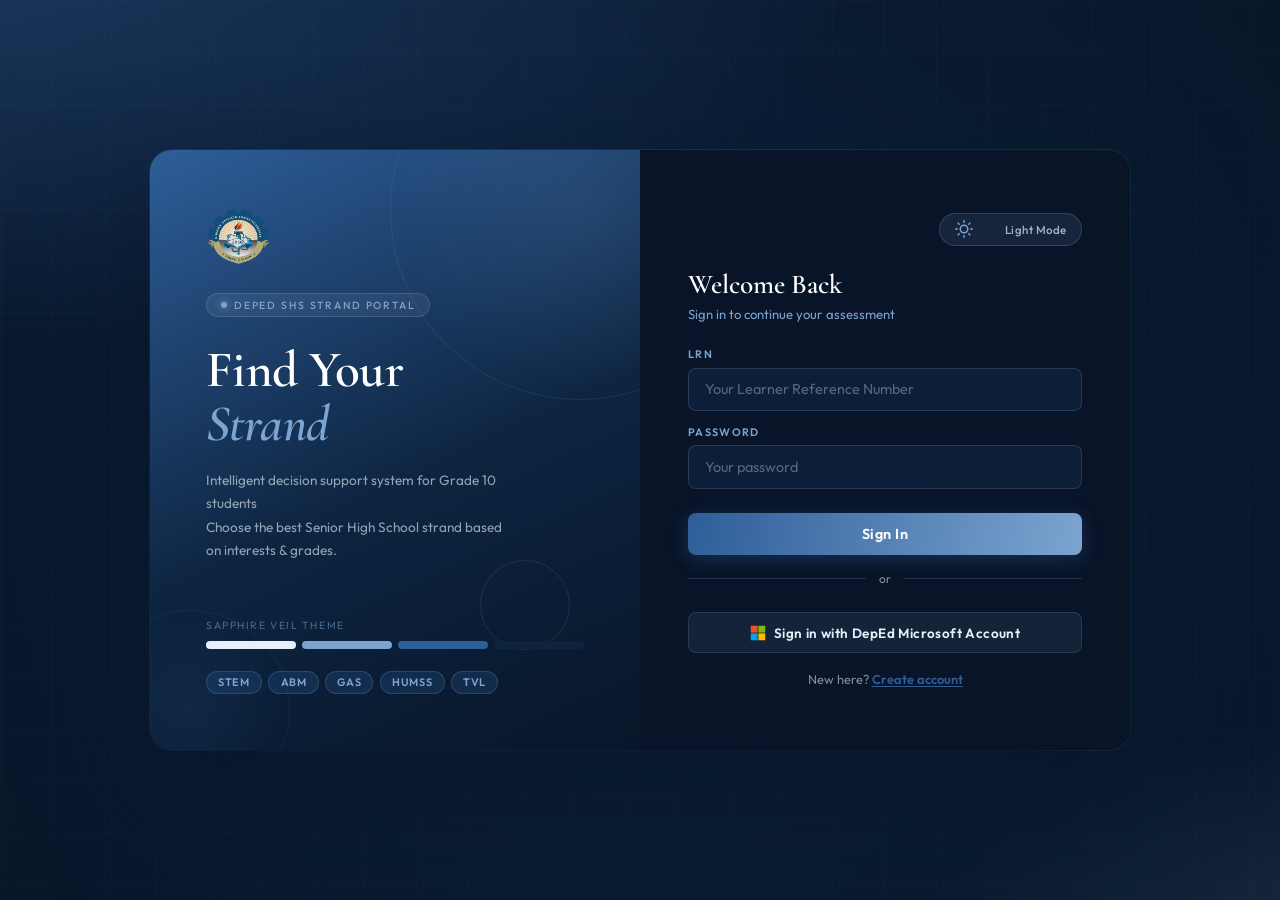
<file: index.html>
<!DOCTYPE html>
<html lang="en" data-theme="dark">
<head>
  <meta charset="UTF-8" />
  <meta name="viewport" content="width=device-width, initial-scale=1.0" />
  <title>Limay SHS Strand Portal – Sign In</title>
  <link rel="preconnect" href="https://fonts.googleapis.com" />
  <link href="https://fonts.googleapis.com/css2?family=Cormorant+Garamond:ital,wght@0,400;0,600;0,700;1,400;1,600&family=Outfit:wght@300;400;500;600&display=swap" rel="stylesheet" />
  <link rel="stylesheet" href="styles-auth.css" />
  <link rel="icon" href="../img/Limay_Senior_High_School.png" type="image/png">

  <script type="application/ld+json">
  {
    "@context": "https://schema.org",
    "@type": "Education",
    "name": "Limay Senior High School",
    "url": "https://yourwebsite.com",
    "logo": "https://shs-strand-port.vercel.app/../img/Limay_Senior_High_School.png"
  }
  </script>
</head>
<body>

  <!-- Decorative background grid overlay -->
  <div class="bg-grid"></div>

  <div id="authPage">
    <div class="auth-shell">

      <!-- Left hero panel — school branding and strand overview -->
      <div class="auth-hero">
        <div class="hero-deco hero-deco--1"></div>
        <div class="hero-deco hero-deco--2"></div>
        <div class="hero-deco hero-deco--3"></div>

        <div class="hero-top">
          <!-- School logo — shows fallback placeholder if image fails to load -->
          <div class="school-logo-wrap">
            <img src="../img/Limay_Senior_High_School.png" alt="Limay SHS Logo" class="school-logo" id="authLogo"
                 onerror="this.parentElement.classList.add('logo-fallback')">
            <div class="logo-placeholder" aria-hidden="true">
              <svg width="32" height="32" viewBox="0 0 24 24" fill="none" stroke="currentColor" stroke-width="1.5">
                <path d="M22 10v6M2 10l10-5 10 5-10 5z"/>
                <path d="M6 12v5c3 3 9 3 12 0v-5"/>
              </svg>
              <span>Limay SHS</span>
            </div>
          </div>

          <span class="brand-pill">
            <span class="brand-pill__dot"></span>
            DepEd SHS Strand Portal
          </span>
          <h1 class="hero-title">Find Your<br><em>Strand</em></h1>
          <p class="hero-desc">
            Intelligent decision support system for Grade 10 students<br>
            Choose the best Senior High School strand based on interests & grades.
          </p>
        </div>

        <!-- Color palette swatches and available strand tags -->
        <div class="hero-bottom">
          <p class="palette-label">Sapphire Veil Theme</p>
          <div class="palette-swatches">
            <span class="swatch" style="background:#E7F0FA"></span>
            <span class="swatch" style="background:#7BA4D0"></span>
            <span class="swatch" style="background:#2E5E99"></span>
            <span class="swatch" style="background:#0D2440"></span>
          </div>
          <div class="strand-pills">
            <span class="s-pill">STEM</span>
            <span class="s-pill">ABM</span>
            <span class="s-pill">GAS</span>
            <span class="s-pill">HUMSS</span>
            <span class="s-pill">TVL</span>
          </div>
        </div>
      </div>

      <!-- Right panel — auth forms and theme toggle -->
      <div class="auth-panel">

        <!-- Theme toggle — switches dark/light mode and saves preference -->
        <div class="auth-theme-toggle">
          <button class="theme-btn" id="authThemeBtn" onclick="toggleTheme()" aria-label="Toggle theme" title="Toggle light/dark mode">
            <svg class="theme-icon theme-icon--sun" width="18" height="18" viewBox="0 0 24 24" fill="none" stroke="currentColor" stroke-width="2" stroke-linecap="round" stroke-linejoin="round">
              <circle cx="12" cy="12" r="5"/>
              <line x1="12" y1="1"  x2="12" y2="3"/>
              <line x1="12" y1="21" x2="12" y2="23"/>
              <line x1="4.22" y1="4.22"  x2="5.64" y2="5.64"/>
              <line x1="18.36" y1="18.36" x2="19.78" y2="19.78"/>
              <line x1="1" y1="12" x2="3" y2="12"/>
              <line x1="21" y1="12" x2="23" y2="12"/>
              <line x1="4.22" y1="19.78" x2="5.64" y2="18.36"/>
              <line x1="18.36" y1="5.64"  x2="19.78" y2="4.22"/>
            </svg>
            <svg class="theme-icon theme-icon--moon" width="18" height="18" viewBox="0 0 24 24" fill="none" stroke="currentColor" stroke-width="2" stroke-linecap="round" stroke-linejoin="round">
              <path d="M21 12.79A9 9 0 1111.21 3 7 7 0 0021 12.79z"/>
            </svg>
            <span class="theme-btn__label" id="authThemeLabel">Light Mode</span>
          </button>
        </div>

        <!-- Register form — visible by default on page load -->
        <div id="registerForm" class="auth-form">
          <div class="auth-form__header">
            <h2 class="auth-form__title">Create Account</h2>
            <p class="auth-form__sub">Register with your student credentials</p>
          </div>

          <div class="field-row">
            <div class="field">
              <label class="field__label">LRN</label>
              <input class="field__input" type="text" id="regLRN" placeholder="Learner Reference Number" />
            </div>
          </div>
          <div class="field-row field-row--2col">
            <div class="field">
              <label class="field__label">Surname</label>
              <input class="field__input" type="text" id="regSurname" placeholder="De la Cruz" />
            </div>
            <div class="field">
              <label class="field__label">First Name</label>
              <input class="field__input" type="text" id="regFirstname" placeholder="Juan" />
            </div>
          </div>
          <div class="field-row">
            <div class="field">
              <label class="field__label">Password</label>
              <input class="field__input" type="password" id="regPassword" placeholder="Create a password" />
            </div>
          </div>
          <div class="field-row">
            <div class="field">
              <label class="field__label">Confirm Password</label>
              <input class="field__input" type="password" id="regConfirmPassword" placeholder="Repeat password" />
            </div>
          </div>

          <button class="btn btn--primary" onclick="register()">Create Account</button>
          <p class="auth-switch">Already have an account? <a onclick="showLogin()">Sign in</a></p>
        </div>

        <!-- Login form — hidden by default, toggled via showLogin() -->
        <div id="loginForm" class="auth-form" style="display:none;">
          <div class="auth-form__header">
            <h2 class="auth-form__title">Welcome Back</h2>
            <p class="auth-form__sub">Sign in to continue your assessment</p>
          </div>

          <div class="field-row">
            <div class="field">
              <label class="field__label">LRN</label>
              <input class="field__input" type="text" id="loginLRN" placeholder="Your Learner Reference Number" />
            </div>
          </div>
          <div class="field-row">
            <div class="field">
              <label class="field__label">Password</label>
              <input class="field__input" type="password" id="loginPassword" placeholder="Your password" />
            </div>
          </div>

          <button class="btn btn--primary" onclick="login()">Sign In</button>

          <div class="divider"><span>or</span></div>

          <!-- Microsoft SSO button — disabled, reserved for future DepEd integration -->
          <button class="btn btn--ms" disabled title="Coming soon">
            <svg width="16" height="16" viewBox="0 0 21 21"><rect x="1" y="1" width="9" height="9" fill="#f25022"/><rect x="11" y="1" width="9" height="9" fill="#7fba00"/><rect x="1" y="11" width="9" height="9" fill="#00a4ef"/><rect x="11" y="11" width="9" height="9" fill="#ffb900"/></svg>
            Sign in with DepEd Microsoft Account
          </button>

          <p class="auth-switch">New here? <a href="#" onclick="showRegister(); return false;">Create account</a></p>
        </div>

      </div>
    </div>
  </div>

  <!-- Toast notification — JS shows/hides this for feedback messages -->
  <div class="toast" id="toast"></div>

  <script src="script-auth.js"></script>
</body>
</html>
</file>
<file: styles-auth.css>
/* ══════════════════════════════════════════════════════
   GLOBAL — Disable text selection & copying
══════════════════════════════════════════════════════ */
* {
  -webkit-user-select: none;
  -moz-user-select: none;
  -ms-user-select: none;
  user-select: none;
}
input, textarea {
  -webkit-user-select: text;
  -moz-user-select: text;
  -ms-user-select: text;
  user-select: text;
}

/* ══════════════════════════════════════════════════════
   THEME TOKENS  —  Dark Mode (default)
══════════════════════════════════════════════════════ */
:root,
[data-theme="dark"] {
  /* Palette */
  --c-mist:     #E7F0FA;
  --c-sky:      #7BA4D0;
  --c-sapphire: #2E5E99;
  --c-deep:     #0D2440;
  --c-ink:      #081629;
  --c-white:    #ffffff;

  /* Surfaces */
  --bg-body:        var(--c-ink);
  --bg-auth-panel:  rgba(10, 20, 40, 0.92);
  --bg-auth-hero:   linear-gradient(155deg, #2E5E99 0%, #0D2440 55%, #081629 100%);
  --bg-input:       rgba(46, 94, 153, 0.14);
  --bg-nav-hover:   rgba(123, 164, 208, 0.10);
  --bg-nav-active:  rgba(123, 164, 208, 0.18);
  --bg-toast:       rgba(46, 94, 153, 0.92);

  /* Borders */
  --border-input:   rgba(123, 164, 208, 0.22);
  --border-shell:   rgba(123, 164, 208, 0.14);
  --border-nav:     rgba(123, 164, 208, 0.18);

  /* Text */
  --text-primary:   var(--c-white);
  --text-body:      var(--c-mist);
  --text-muted:     rgba(231, 240, 250, 0.55);
  --text-faint:     rgba(231, 240, 250, 0.35);
  --text-label:     var(--c-sky);

  /* Body bg layers */
  --body-bg-layer1: radial-gradient(ellipse 130% 80% at -5% -5%,  rgba(46,94,153,0.48) 0%, transparent 55%);
  --body-bg-layer2: radial-gradient(ellipse 80%  60% at 110% 110%, rgba(123,164,208,0.18) 0%, transparent 50%);
  --body-bg-layer3: radial-gradient(ellipse 60%  90% at 50%  50%,  rgba(13,36,64,0.85) 0%, transparent 100%);
  --grid-line:      rgba(123, 164, 208, 0.028);

  /* Theme toggle */
  --theme-icon-active: var(--c-sky);
  --theme-btn-bg:      rgba(123, 164, 208, 0.12);
  --theme-btn-border:  rgba(123, 164, 208, 0.25);
  --theme-btn-text:    rgba(231, 240, 250, 0.7);

  /* Logo slot */
  --logo-placeholder-bg:    rgba(46, 94, 153, 0.25);
  --logo-placeholder-color: rgba(123, 164, 208, 0.6);
  --logo-placeholder-border:rgba(123, 164, 208, 0.2);

  /* Scrollbar */
  --scrollbar-thumb: rgba(123, 164, 208, 0.28);

  /* Shadow */
  --shadow-shell: 0 50px 120px rgba(8,22,41,0.75), 0 0 0 1px rgba(123,164,208,0.14);
}

/* ══════════════════════════════════════════════════════
   THEME TOKENS  —  Light Mode
══════════════════════════════════════════════════════ */
[data-theme="light"] {
  --bg-body:        #EEF4FB;
  --bg-auth-panel:  rgba(255, 255, 255, 0.96);
  --bg-auth-hero:   linear-gradient(155deg, #2E5E99 0%, #1a3f6e 55%, #0D2440 100%);
  --bg-input:       rgba(255, 255, 255, 0.9);
  --bg-nav-hover:   rgba(46, 94, 153, 0.07);
  --bg-nav-active:  rgba(46, 94, 153, 0.12);
  --bg-toast:       rgba(46, 94, 153, 0.95);

  /* Borders */
  --border-input:   rgba(46, 94, 153, 0.30);
  --border-shell:   rgba(46, 94, 153, 0.18);
  --border-nav:     rgba(46, 94, 153, 0.16);

  /* Text */
  --text-primary:  #0D2440;
  --text-body:     #1a3a5c;
  --text-muted:    rgba(13, 36, 64, 0.60);
  --text-faint:    rgba(13, 36, 64, 0.38);
  --text-label:    #2E5E99;

  /* Body bg layers */
  --body-bg-layer1: radial-gradient(ellipse 130% 80% at -5% -5%,  rgba(123,164,208,0.22) 0%, transparent 55%);
  --body-bg-layer2: radial-gradient(ellipse 80%  60% at 110% 110%, rgba(46,94,153,0.10) 0%, transparent 50%);
  --body-bg-layer3: radial-gradient(ellipse 60%  90% at 50%  50%,  rgba(231,240,250,0.90) 0%, transparent 100%);
  --grid-line:      rgba(46, 94, 153, 0.04);

  /* Theme toggle */
  --theme-icon-active: #2E5E99;
  --theme-btn-bg:      rgba(46, 94, 153, 0.10);
  --theme-btn-border:  rgba(46, 94, 153, 0.22);
  --theme-btn-text:    #2E5E99;

  /* Logo slot */
  --logo-placeholder-bg:    rgba(46, 94, 153, 0.10);
  --logo-placeholder-color: rgba(46, 94, 153, 0.50);
  --logo-placeholder-border:rgba(46, 94, 153, 0.18);

  /* Scrollbar */
  --scrollbar-thumb: rgba(46, 94, 153, 0.25);

  /* Shadow */
  --shadow-shell: 0 30px 80px rgba(46,94,153,0.15), 0 0 0 1px rgba(46,94,153,0.14);
}

/* ══════════════════════════════════════════════════════
   RESET
══════════════════════════════════════════════════════ */
*, *::before, *::after { box-sizing: border-box; margin: 0; padding: 0; }
html { scroll-behavior: smooth; }

body {
  font-family: var(--font-body);
  background: var(--bg-body);
  color: var(--text-body);
  min-height: 100vh;
  overflow-x: hidden;
  -webkit-font-smoothing: antialiased;
  transition: background 0.4s ease, color 0.4s ease;
}

/* ── TYPOGRAPHY VARS ── */
:root {
  --font-display: 'Cormorant Garamond', Georgia, serif;
  --font-body:    'Outfit', system-ui, sans-serif;
  --r-sm:  8px;
  --r-md:  14px;
  --r-lg:  22px;
  --ease:  cubic-bezier(0.4, 0, 0.2, 1);
  --t:     0.22s;
}

/* ── ATMOSPHERIC BACKGROUND ── */
body::before {
  content: '';
  position: fixed; inset: 0; z-index: 0;
  background:
    var(--body-bg-layer1),
    var(--body-bg-layer2),
    var(--body-bg-layer3),
    var(--bg-body);
  pointer-events: none;
  transition: background 0.4s ease;
}

/* ── GRID TEXTURE ── */
.bg-grid {
  position: fixed; inset: 0; z-index: 0;
  background-image:
    linear-gradient(var(--grid-line) 1px, transparent 1px),
    linear-gradient(90deg, var(--grid-line) 1px, transparent 1px);
  background-size: 52px 52px;
  pointer-events: none;
  transition: opacity 0.4s;
}

/* ══════════════════════════════════════════════════════
   THEME TRANSITION
══════════════════════════════════════════════════════ */
.auth-panel, .field__input, .toast {
  transition:
    background 0.35s ease,
    border-color 0.35s ease,
    color 0.35s ease,
    box-shadow 0.35s ease;
}

/* ══════════════════════════════════════════════════════
   THEME TOGGLE BUTTON
══════════════════════════════════════════════════════ */
.theme-btn {
  display: inline-flex;
  align-items: center;
  gap: 0.45rem;
  padding: 0.38rem 0.90rem;
  background: var(--theme-btn-bg);
  border: 1px solid var(--theme-btn-border);
  border-radius: 100px;
  cursor: pointer;
  color: var(--theme-btn-text);
  font-family: var(--font-body);
  font-size: 0.72rem;
  font-weight: 500;
  letter-spacing: 0.04em;
  transition:
    background var(--t) var(--ease),
    border-color var(--t) var(--ease),
    transform var(--t) var(--ease);
  width: auto;
  position: relative;
  overflow: hidden;
}

.theme-btn:hover {
  transform: translateY(-1px);
  background: var(--theme-btn-border);
}

.theme-icon {
  position: relative;
  transition: opacity 0.3s ease, transform 0.4s cubic-bezier(0.4, 0, 0.2, 1);
  color: var(--theme-icon-active);
}

/* DARK MODE: show sun, hide moon */
[data-theme="dark"]  .theme-icon--sun  { opacity: 1; transform: rotate(0deg)   scale(1); }
[data-theme="dark"]  .theme-icon--moon { opacity: 0; transform: rotate(90deg)  scale(0.5); }

/* LIGHT MODE: show moon, hide sun */
[data-theme="light"] .theme-icon--sun  { opacity: 0; transform: rotate(-90deg) scale(0.5); }
[data-theme="light"] .theme-icon--moon { opacity: 1; transform: rotate(0deg)   scale(1); }

.theme-btn__label {
  font-size: 0.72rem;
  font-weight: 500;
  transition: color var(--t);
}

/* ── AUTH PAGE THEME BTN ── */
.auth-theme-toggle {
  display: flex;
  justify-content: flex-end;
  margin-bottom: 1.4rem;
}

[data-theme="light"] .auth-theme-toggle .theme-btn {
  background: rgba(46, 94, 153, 0.08);
  border-color: rgba(46, 94, 153, 0.22);
  color: #2E5E99;
}

/* ══════════════════════════════════════════════════════
   SCHOOL LOGO (Auth Hero only)
══════════════════════════════════════════════════════ */
.school-logo-wrap {
  margin-bottom: 1.4rem;
  position: relative;
  z-index: 1;
  width: 64px;
  height: 64px;
}

.school-logo {
  width: 64px;
  height: 64px;
  object-fit: contain;
  border-radius: 12px;
  display: block;
}

.logo-fallback .school-logo       { display: none; }
.logo-fallback .logo-placeholder  { display: flex; }

.logo-placeholder {
  display: none;
  width: 64px; height: 64px;
  border-radius: 12px;
  background: var(--logo-placeholder-bg);
  border: 1.5px dashed var(--logo-placeholder-border);
  align-items: center;
  justify-content: center;
  flex-direction: column;
  gap: 4px;
  color: var(--logo-placeholder-color);
}

.school-logo-wrap:not(.logo-fallback) .logo-placeholder { display: none; }
.school-logo-wrap:not(.logo-fallback) .school-logo       { display: block; }
.school-logo[src=""]                  { display: none; }
.school-logo[src=""] ~ .logo-placeholder { display: flex; }

.logo-placeholder svg  { flex-shrink: 0; }
.logo-placeholder span { font-size: 0.55rem; letter-spacing: 0.08em; text-transform: uppercase; font-weight: 600; }

/* ══════════════════════════════════════════════════════
   AUTH PAGE
══════════════════════════════════════════════════════ */
#authPage {
  position: fixed; inset: 0; z-index: 100;
  display: flex; align-items: center; justify-content: center;
  padding: 1.5rem;
}

.auth-shell {
  position: relative; z-index: 1;
  width: 100%; max-width: 980px;
  display: grid;
  grid-template-columns: 1fr 1fr;
  min-height: 600px;
  border-radius: var(--r-lg);
  overflow: hidden;
  box-shadow: var(--shadow-shell);
  animation: authReveal 0.75s cubic-bezier(0.16, 1, 0.3, 1) both;
}

@keyframes authReveal {
  from { opacity: 0; transform: translateY(36px) scale(0.97); }
  to   { opacity: 1; transform: translateY(0) scale(1); }
}

/* ── AUTH HERO (LEFT) ── */
.auth-hero {
  background: var(--bg-auth-hero);
  padding: 3.5rem;
  display: flex; flex-direction: column; justify-content: space-between;
  position: relative; overflow: hidden;
}

.hero-deco { position: absolute; border-radius: 50%; }
.hero-deco--1 {
  width: 380px; height: 380px; top: -130px; right: -130px;
  background: radial-gradient(circle, rgba(123,164,208,0.10) 0%, transparent 70%);
  border: 1px solid rgba(123,164,208,0.13);
}
.hero-deco--2 {
  width: 200px; height: 200px; bottom: -60px; left: -60px;
  background: radial-gradient(circle, rgba(46,94,153,0.14) 0%, transparent 70%);
  border: 1px solid rgba(46,94,153,0.18);
}
.hero-deco--3 {
  width: 90px; height: 90px; bottom: 100px; right: 70px;
  border: 1px solid rgba(231,240,250,0.09);
  animation: spinSlow 30s linear infinite;
}
@keyframes spinSlow { to { transform: rotate(360deg); } }

.hero-top { position: relative; z-index: 1; }

.brand-pill {
  display: inline-flex; align-items: center; gap: 0.45rem;
  background: rgba(231,240,250,0.07); border: 1px solid rgba(231,240,250,0.13);
  border-radius: 100px; padding: 0.28rem 0.85rem;
  font-size: 0.65rem; letter-spacing: 0.18em; text-transform: uppercase;
  color: var(--c-sky); font-weight: 500; margin-bottom: 1.6rem;
}

.brand-pill__dot {
  width: 6px; height: 6px; border-radius: 50%;
  background: var(--c-sky); box-shadow: 0 0 8px var(--c-sky);
  animation: pulse 2.5s ease-in-out infinite;
}

@keyframes pulse {
  0%, 100% { opacity: 1; }
  50%       { opacity: 0.4; }
}

.hero-title {
  font-family: var(--font-display);
  font-size: clamp(2.4rem, 4vw, 3.2rem);
  font-weight: 600; color: #ffffff;
  line-height: 1.06; letter-spacing: -0.01em; margin-bottom: 1.1rem;
}
.hero-title em { font-style: italic; color: var(--c-sky); }

.hero-desc {
  font-size: 0.85rem; color: rgba(231,240,250,0.62);
  line-height: 1.72; max-width: 300px;
}

.hero-bottom { position: relative; z-index: 1; }

.palette-label {
  font-size: 0.65rem; letter-spacing: 0.15em; text-transform: uppercase;
  color: rgba(123,164,208,0.55); margin-bottom: 0.55rem;
}
.palette-swatches { display: flex; gap: 6px; margin-bottom: 1.4rem; }
.swatch {
  height: 8px; flex: 1; border-radius: 4px; cursor: default;
  transition: transform var(--t) var(--ease);
}
.swatch:hover { transform: scaleY(2.8); }
.strand-pills { display: flex; gap: 0.4rem; flex-wrap: wrap; }
.s-pill {
  padding: 0.22rem 0.7rem;
  background: rgba(46,94,153,0.25); border: 1px solid rgba(123,164,208,0.22);
  border-radius: 100px; font-size: 0.68rem; font-weight: 600;
  letter-spacing: 0.06em; color: var(--c-sky);
}

/* ── AUTH PANEL (RIGHT) ── */
.auth-panel {
  background: var(--bg-auth-panel);
  backdrop-filter: blur(24px);
  padding: 2.8rem 3rem;
  display: flex; flex-direction: column; justify-content: center;
}

.auth-form { width: 100%; }
.auth-form__header { margin-bottom: 1.6rem; }

.auth-form__title {
  font-family: var(--font-display); font-size: 1.7rem;
  font-weight: 600; color: var(--text-primary); margin-bottom: 0.3rem;
}
.auth-form__sub { font-size: 0.82rem; color: var(--text-label); }

/* ── FIELDS ── */
.field-row { margin-bottom: 0.9rem; }
.field-row--2col {
  display: grid; grid-template-columns: 1fr 1fr;
  gap: 0.75rem; margin-bottom: 0;
}
.field-row--2col + .field-row { margin-top: 0.9rem; }
.field { display: flex; flex-direction: column; }

.field__label {
  font-size: 0.68rem; letter-spacing: 0.12em; text-transform: uppercase;
  color: var(--text-label); font-weight: 600; margin-bottom: 0.4rem;
}
.field__input {
  padding: 0.72rem 1rem;
  background: var(--bg-input);
  border: 1px solid var(--border-input);
  border-radius: var(--r-sm);
  color: var(--text-primary);
  font-family: var(--font-body); font-size: 0.9rem;
  outline: none; width: 100%;
  transition: border-color var(--t), background var(--t);
}
.field__input::placeholder { color: var(--text-faint); }
.field__input:focus {
  border-color: var(--c-sky);
  background: rgba(123,164,208,0.10);
}
[data-theme="light"] .field__input:focus { background: rgba(46,94,153,0.06); }

/* ── BUTTONS ── */
.btn {
  display: inline-flex; align-items: center; justify-content: center;
  padding: 0.78rem 1.6rem; border: none; border-radius: var(--r-sm);
  font-family: var(--font-body); font-size: 0.9rem; font-weight: 600;
  cursor: pointer; letter-spacing: 0.03em;
  transition: opacity var(--t), transform var(--t) var(--ease);
}
.btn--primary {
  background: linear-gradient(100deg, var(--c-sapphire), var(--c-sky));
  color: #fff;
  box-shadow: 0 4px 18px rgba(46,94,153,0.38);
  width: 100%; margin-top: 0.6rem;
}
.btn--primary:hover  { opacity: 0.88; transform: translateY(-1px); }
.btn--primary:active { transform: translateY(0); opacity: 1; }
.btn--ms {
  width: 100%; margin-top: 0.6rem; padding: 0.72rem 1rem;
  background: var(--bg-nav-hover);
  border: 1px solid var(--border-nav);
  color: var(--text-body); gap: 0.5rem; font-size: 0.84rem;
}
.btn--ms:hover { background: var(--bg-nav-active); }

/* ── DIVIDER ── */
.divider {
  display: flex; align-items: center; gap: 0.8rem;
  margin: 1rem 0; font-size: 0.75rem; color: var(--text-muted);
}
.divider::before, .divider::after {
  content: ''; flex: 1; height: 1px; background: var(--border-input);
}

/* ── AUTH SWITCH ── */
.auth-switch {
  font-size: 0.8rem; color: var(--text-muted); margin-top: 1.1rem; text-align: center;
}
.auth-switch a {
  color: var(--c-sapphire); cursor: pointer; font-weight: 600;
  text-decoration: underline; text-underline-offset: 2px;
}
[data-theme="light"] .auth-switch a { color: var(--c-sapphire); }

/* ══════════════════════════════════════════════════════
   TOAST
══════════════════════════════════════════════════════ */
.toast {
  position: fixed; bottom: 2rem; right: 2rem; z-index: 999;
  background: var(--bg-toast); backdrop-filter: blur(14px);
  border: 1px solid rgba(123,164,208,0.30);
  color: #fff; padding: 0.8rem 1.3rem; border-radius: 12px;
  font-size: 0.84rem; font-family: var(--font-body);
  box-shadow: 0 8px 28px rgba(8,22,41,0.4);
  transform: translateY(20px); opacity: 0;
  transition: all 0.3s var(--ease); pointer-events: none; max-width: 320px;
}
.toast.show { transform: translateY(0); opacity: 1; }

/* ══════════════════════════════════════════════════════
   SCROLLBAR
══════════════════════════════════════════════════════ */
::-webkit-scrollbar { width: 5px; }
::-webkit-scrollbar-track { background: transparent; }
::-webkit-scrollbar-thumb { background: var(--scrollbar-thumb); border-radius: 3px; }

/* ══════════════════════════════════════════════════════
   RESPONSIVE
══════════════════════════════════════════════════════ */
@media (max-width: 900px) {
  .auth-hero { display: none; }
  .auth-shell { grid-template-columns: 1fr; max-width: 440px; }
}
@media (max-width: 480px) {
  .auth-panel { padding: 2rem 1.5rem; }
  .field-row--2col { grid-template-columns: 1fr; }
}
</file>
<file: styles-app.css>
/* ══════════════════════════════════════════════════════
   GLOBAL — Disable text selection & copying
══════════════════════════════════════════════════════ */
* {
  -webkit-user-select: none;
  -moz-user-select: none;
  -ms-user-select: none;
  user-select: none;
}
input, textarea {
  -webkit-user-select: text;
  -moz-user-select: text;
  -ms-user-select: text;
  user-select: text;
}

/* ══════════════════════════════════════════════════════
   THEME TOKENS  —  Dark Mode (default)
══════════════════════════════════════════════════════ */
:root,
[data-theme="dark"] {
  /* Palette */
  --c-mist:     #E7F0FA;
  --c-sky:      #7BA4D0;
  --c-sapphire: #2E5E99;
  --c-deep:     #0D2440;
  --c-ink:      #081629;
  --c-white:    #ffffff;

  /* Surfaces */
  --bg-body:       var(--c-ink);
  --bg-sidebar:    linear-gradient(180deg, rgba(46,94,153,0.22) 0%, rgba(13,36,64,0.58) 100%);
  --bg-topbar:     rgba(13, 36, 64, 0.48);
  --bg-card:       rgba(46, 94, 153, 0.13);
  --bg-input:      rgba(46, 94, 153, 0.14);
  --bg-nav-active: rgba(123, 164, 208, 0.18);
  --bg-nav-hover:  rgba(123, 164, 208, 0.10);
  --bg-welcome:    linear-gradient(125deg, rgba(46,94,153,0.38) 0%, rgba(13,36,64,0.30) 100%);
  --bg-stat:       rgba(46, 94, 153, 0.13);
  --bg-quiz-card:  rgba(46, 94, 153, 0.13);
  --bg-option:     rgba(13, 36, 64, 0.55);
  --bg-toast:      rgba(46, 94, 153, 0.92);
  --bg-user-chip:  rgba(13, 36, 64, 0.55);

  /* Borders */
  --border-card:    rgba(123, 164, 208, 0.17);
  --border-input:   rgba(123, 164, 208, 0.22);
  --border-sidebar: rgba(123, 164, 208, 0.14);
  --border-topbar:  rgba(123, 164, 208, 0.11);
  --border-nav:     rgba(123, 164, 208, 0.18);

  /* Text */
  --text-primary: var(--c-white);
  --text-body:    var(--c-mist);
  --text-muted:   rgba(231, 240, 250, 0.55);
  --text-faint:   rgba(231, 240, 250, 0.35);
  --text-label:   var(--c-sky);
  --text-hint:    rgba(123, 164, 208, 0.65);

  /* Body bg layers */
  --body-bg-layer1: radial-gradient(ellipse 130% 80% at -5% -5%,  rgba(46,94,153,0.48) 0%, transparent 55%);
  --body-bg-layer2: radial-gradient(ellipse 80%  60% at 110% 110%, rgba(123,164,208,0.18) 0%, transparent 50%);
  --body-bg-layer3: radial-gradient(ellipse 60%  90% at 50%  50%,  rgba(13,36,64,0.85) 0%, transparent 100%);
  --grid-line:      rgba(123, 164, 208, 0.028);

  /* Theme toggle */
  --theme-icon-active: var(--c-sky);
  --theme-btn-bg:      rgba(123, 164, 208, 0.12);
  --theme-btn-border:  rgba(123, 164, 208, 0.25);
  --theme-btn-text:    rgba(231, 240, 250, 0.7);

  /* Podium cards */
  --podium-1-bg: linear-gradient(140deg, rgba(46,94,153,0.48), rgba(13,36,64,0.55));
  --podium-1-b:  rgba(123, 164, 208, 0.38);
  --podium-2-bg: rgba(46, 94, 153, 0.18);
  --podium-2-b:  rgba(123, 164, 208, 0.20);
  --podium-3-bg: rgba(13, 36, 64, 0.42);
  --podium-3-b:  rgba(123, 164, 208, 0.10);

  /* Scrollbar */
  --scrollbar-thumb: rgba(123, 164, 208, 0.28);
}

/* ══════════════════════════════════════════════════════
   THEME TOKENS  —  Light Mode
══════════════════════════════════════════════════════ */
[data-theme="light"] {
  --bg-body:       #EEF4FB;
  --bg-sidebar:    linear-gradient(180deg, #D4E6F5 0%, #C0D9EE 100%);
  --bg-topbar:     rgba(255,255,255,0.88);
  --bg-card:       rgba(255, 255, 255, 0.80);
  --bg-input:      rgba(255, 255, 255, 0.9);
  --bg-nav-active: rgba(46, 94, 153, 0.12);
  --bg-nav-hover:  rgba(46, 94, 153, 0.07);
  --bg-welcome:    linear-gradient(125deg, rgba(123,164,208,0.22) 0%, rgba(231,240,250,0.60) 100%);
  --bg-stat:       rgba(255, 255, 255, 0.82);
  --bg-quiz-card:  rgba(255, 255, 255, 0.82);
  --bg-option:     rgba(231, 240, 250, 0.70);
  --bg-toast:      rgba(46, 94, 153, 0.95);
  --bg-user-chip:  rgba(231, 240, 250, 0.75);

  /* Borders */
  --border-card:    rgba(46, 94, 153, 0.15);
  --border-input:   rgba(46, 94, 153, 0.30);
  --border-sidebar: rgba(46, 94, 153, 0.18);
  --border-topbar:  rgba(46, 94, 153, 0.12);
  --border-nav:     rgba(46, 94, 153, 0.16);

  /* Text */
  --text-primary: #0D2440;
  --text-body:    #1a3a5c;
  --text-muted:   rgba(13, 36, 64, 0.60);
  --text-faint:   rgba(13, 36, 64, 0.38);
  --text-label:   #2E5E99;
  --text-hint:    rgba(46, 94, 153, 0.70);

  /* Body bg layers */
  --body-bg-layer1: radial-gradient(ellipse 130% 80% at -5% -5%,  rgba(123,164,208,0.22) 0%, transparent 55%);
  --body-bg-layer2: radial-gradient(ellipse 80%  60% at 110% 110%, rgba(46,94,153,0.10) 0%, transparent 50%);
  --body-bg-layer3: radial-gradient(ellipse 60%  90% at 50%  50%,  rgba(231,240,250,0.90) 0%, transparent 100%);
  --grid-line:      rgba(46, 94, 153, 0.04);

  /* Theme toggle */
  --theme-icon-active: #2E5E99;
  --theme-btn-bg:      rgba(46, 94, 153, 0.10);
  --theme-btn-border:  rgba(46, 94, 153, 0.22);
  --theme-btn-text:    #2E5E99;

  /* Podium cards */
  --podium-1-bg: linear-gradient(140deg, rgba(46,94,153,0.18), rgba(231,240,250,0.70));
  --podium-1-b:  rgba(46, 94, 153, 0.40);
  --podium-2-bg: rgba(255, 255, 255, 0.78);
  --podium-2-b:  rgba(46, 94, 153, 0.20);
  --podium-3-bg: rgba(231, 240, 250, 0.60);
  --podium-3-b:  rgba(46, 94, 153, 0.12);

  /* Scrollbar */
  --scrollbar-thumb: rgba(46, 94, 153, 0.25);
}

/* ══════════════════════════════════════════════════════
   RESET
══════════════════════════════════════════════════════ */
*, *::before, *::after { box-sizing: border-box; margin: 0; padding: 0; }
html { scroll-behavior: smooth; }

body {
  font-family: var(--font-body);
  background: var(--bg-body);
  color: var(--text-body);
  min-height: 100vh;
  overflow-x: hidden;
  -webkit-font-smoothing: antialiased;
  transition: background 0.4s ease, color 0.4s ease;
}

/* ── TYPOGRAPHY VARS ── */
:root {
  --font-display: 'Cormorant Garamond', Georgia, serif;
  --font-body:    'Outfit', system-ui, sans-serif;
  --r-sm:  8px;
  --r-md:  14px;
  --r-lg:  22px;
  --ease:  cubic-bezier(0.4, 0, 0.2, 1);
  --t:     0.22s;
}

/* ── ATMOSPHERIC BACKGROUND ── */
body::before {
  content: '';
  position: fixed; inset: 0; z-index: 0;
  background:
    var(--body-bg-layer1),
    var(--body-bg-layer2),
    var(--body-bg-layer3),
    var(--bg-body);
  pointer-events: none;
  transition: background 0.4s ease;
}

/* ── GRID TEXTURE ── */
.bg-grid {
  position: fixed; inset: 0; z-index: 0;
  background-image:
    linear-gradient(var(--grid-line) 1px, transparent 1px),
    linear-gradient(90deg, var(--grid-line) 1px, transparent 1px);
  background-size: 52px 52px;
  pointer-events: none;
  transition: opacity 0.4s;
}

/* ══════════════════════════════════════════════════════
   THEME TRANSITION
══════════════════════════════════════════════════════ */
.sidebar, .topbar, .stat-card,
.quiz-card, .grade-field__input,
.podium-card, .strand-info-card, .welcome-banner,
.nav-item, .user-chip, .toast {
  transition:
    background 0.35s ease,
    border-color 0.35s ease,
    color 0.35s ease,
    box-shadow 0.35s ease;
}

/* ══════════════════════════════════════════════════════
   THEME TOGGLE BUTTON
══════════════════════════════════════════════════════ */
.theme-btn {
  display: inline-flex;
  align-items: center;
  gap: 0.45rem;
  padding: 0.38rem 0.90rem;
  background: var(--theme-btn-bg);
  border: 1px solid var(--theme-btn-border);
  border-radius: 100px;
  cursor: pointer;
  color: var(--theme-btn-text);
  font-family: var(--font-body);
  font-size: 0.72rem;
  font-weight: 500;
  letter-spacing: 0.04em;
  transition:
    background var(--t) var(--ease),
    border-color var(--t) var(--ease),
    transform var(--t) var(--ease);
  width: auto;
  position: relative;
  overflow: hidden;
}
.theme-btn:hover {
  transform: translateY(-1px);
  background: var(--theme-btn-border);
}

/* Icon container with animated swap */
.theme-btn__track {
  position: relative;
  width: 15px; height: 15px;
  flex-shrink: 0;
}
.theme-icon {
  position: absolute;
  top: 0; left: 0;
  transition: opacity 0.3s ease, transform 0.4s cubic-bezier(0.4, 0, 0.2, 1);
  color: var(--theme-icon-active);
}

/* DARK MODE: show sun, hide moon */
[data-theme="dark"]  .theme-icon--sun  { opacity: 1; transform: rotate(0deg)   scale(1); }
[data-theme="dark"]  .theme-icon--moon { opacity: 0; transform: rotate(90deg)  scale(0.5); }

/* LIGHT MODE: show moon, hide sun */
[data-theme="light"] .theme-icon--sun  { opacity: 0; transform: rotate(-90deg) scale(0.5); }
[data-theme="light"] .theme-icon--moon { opacity: 1; transform: rotate(0deg)   scale(1); }

.theme-btn__label {
  font-size: 0.72rem;
  font-weight: 500;
  transition: color var(--t);
}

/* ── TOPBAR-SPECIFIC THEME BTN ── */
.theme-btn--topbar { padding: 0.35rem 0.7rem; }

/* ══════════════════════════════════════════════════════
   SIDEBAR LOGO SLOTS
══════════════════════════════════════════════════════ */
.sidebar__logo-wrap {
  width: 42px; height: 42px;
  flex-shrink: 0;
  position: relative;
}
.sidebar__logo {
  width: 42px; height: 42px;
  object-fit: contain;
  border-radius: 10px;
  display: block;
}
.sidebar__emblem {
  width: 42px; height: 42px;
  background: linear-gradient(135deg, var(--c-sapphire), var(--c-sky));
  border-radius: 12px;
  display: flex; align-items: center; justify-content: center;
  font-family: var(--font-display);
  font-size: 1.3rem; font-weight: 700; color: var(--c-white);
  box-shadow: 0 4px 14px rgba(46, 94, 153, 0.45);
}

/* ── TOPBAR LOGO ── */
.topbar__school-logo-wrap {
  display: flex;
  align-items: center;
}
.topbar__school-logo {
  height: 32px; width: auto; max-width: 80px;
  object-fit: contain; border-radius: 6px; display: block;
}
.topbar__school-logo[src=""] { display: none; }

/* ══════════════════════════════════════════════════════
   APP SHELL
══════════════════════════════════════════════════════ */
.app-shell {
  position: relative; z-index: 2;
  display: flex; min-height: 100vh;
}

/* ── TOPBAR ── */
.topbar {
  background: var(--bg-topbar);
  backdrop-filter: blur(18px);
  border-bottom: 1px solid var(--border-topbar);
  padding: 0.85rem 2rem;
  display: flex; align-items: center; justify-content: space-between;
  position: sticky; top: 0; z-index: 20;
}
.topbar__left  { display: flex; align-items: center; gap: 0.8rem; }
.topbar__right { display: flex; align-items: center; gap: 0.9rem; }
.topbar__menu-btn {
  background: none; border: none; cursor: pointer;
  color: var(--c-sapphire); padding: 4px; border-radius: 6px;
  display: none; align-items: center; width: auto;
  transition: background var(--t);
}
.topbar__menu-btn:hover { background: var(--bg-nav-hover); }
.topbar__title {
  font-family: var(--font-display); font-size: 1.25rem;
  font-weight: 600; color: var(--text-primary);
}
.topbar__badge {
  background: linear-gradient(90deg, var(--c-sapphire), var(--c-sky));
  color: #fff; font-size: 0.62rem; font-weight: 600;
  letter-spacing: 0.1em; text-transform: uppercase;
  padding: 0.24rem 0.68rem; border-radius: 100px;
}

/* ── SIDEBAR ── */
.sidebar {
  width: 258px; flex-shrink: 0;
  background: var(--bg-sidebar);
  backdrop-filter: blur(22px);
  border-right: 1px solid var(--border-sidebar);
  padding: 1.8rem 1.4rem;
  display: flex; flex-direction: column;
  position: sticky; top: 0; height: 100vh;
  transition: transform 0.35s var(--ease), background 0.35s ease, border-color 0.35s ease;
}
.sidebar__brand {
  display: flex; align-items: center; gap: 0.85rem;
  padding-bottom: 1.6rem;
  border-bottom: 1px solid var(--border-sidebar);
  margin-bottom: 1.6rem;
}
.sidebar__brand-name {
  display: block; font-weight: 600; font-size: 0.9rem;
  color: var(--text-primary);
}
.sidebar__brand-sub {
  display: block; font-size: 0.65rem; color: var(--text-hint);
  letter-spacing: 0.06em; margin-top: 0.1rem;
}
.sidebar__section-label {
  font-size: 0.62rem; letter-spacing: 0.17em; text-transform: uppercase;
  color: var(--text-hint); margin-bottom: 0.7rem; padding-left: 0.4rem;
}

/* ── NAV ITEMS ── */
.nav-item {
  display: flex; align-items: center; gap: 0.7rem;
  padding: 0.7rem 0.9rem; border-radius: 10px;
  cursor: pointer; margin-bottom: 0.28rem;
  color: var(--text-muted); font-size: 0.86rem; font-weight: 500;
  border: 1px solid transparent;
  transition: all var(--t) var(--ease); user-select: none;
}
.nav-item:hover {
  background: var(--bg-nav-hover);
  border-color: var(--border-nav); color: var(--text-primary);
}
.nav-item.active {
  background: var(--bg-nav-active);
  border-color: var(--border-nav); color: var(--c-sapphire);
}
[data-theme="dark"]  .nav-item.active  { color: var(--c-sky); }
.nav-item__icon {
  width: 28px; height: 28px;
  background: rgba(46,94,153,0.22);
  border-radius: 7px; display: flex;
  align-items: center; justify-content: center; flex-shrink: 0;
}
[data-theme="light"] .nav-item__icon { background: rgba(46,94,153,0.10); }

/* ── SIDEBAR FOOTER / USER CHIP ── */
.sidebar__footer {
  margin-top: auto; padding-top: 1.4rem;
  border-top: 1px solid var(--border-sidebar);
}
.user-chip {
  display: flex; align-items: center; gap: 0.7rem;
  padding: 0.6rem 0.75rem;
  background: var(--bg-user-chip);
  border: 1px solid var(--border-sidebar); border-radius: 10px;
}
.user-chip__avatar {
  width: 32px; height: 32px;
  background: linear-gradient(135deg, var(--c-sapphire), #5b90cc);
  border-radius: 50%; display: flex; align-items: center; justify-content: center;
  font-size: 0.78rem; font-weight: 700; color: #fff; flex-shrink: 0;
}
.user-chip__info { flex: 1; min-width: 0; }
.user-chip__name {
  display: block; font-size: 0.78rem; font-weight: 600;
  color: var(--text-primary); white-space: nowrap; overflow: hidden; text-overflow: ellipsis;
}
.user-chip__role { display: block; font-size: 0.64rem; color: var(--text-label); }
.user-chip__logout {
  background: none; border: none; cursor: pointer;
  color: var(--text-faint); padding: 4px; border-radius: 6px;
  display: flex; align-items: center; transition: color var(--t); width: auto;
}
.user-chip__logout:hover { color: var(--c-sapphire); background: none; }

/* ══════════════════════════════════════════════════════
   MAIN AREA & CONTENT
══════════════════════════════════════════════════════ */
.main-area { flex: 1; display: flex; flex-direction: column; min-width: 0; }
.content-area { flex: 1; padding: 2rem; overflow-y: auto; }

.section {
  display: none;
  animation: sectionIn 0.38s cubic-bezier(0.16, 1, 0.3, 1) both;
}
.section.active { display: block; }

@keyframes sectionIn {
  from { opacity: 0; transform: translateY(18px); }
  to   { opacity: 1; transform: translateY(0); }
}

.section-header { margin-bottom: 1.8rem; }
.section-title {
  font-family: var(--font-display); font-size: 1.55rem;
  font-weight: 600; color: var(--text-primary); margin-bottom: 0.35rem;
}
.section-desc { font-size: 0.84rem; color: var(--text-muted); line-height: 1.7; }

/* ── STEP BAR ── */
.step-bar { display: flex; align-items: center; margin-bottom: 2rem; }
.step-bar__item {
  display: flex; align-items: center; gap: 0.42rem;
  font-size: 0.76rem; font-weight: 500;
  color: var(--text-faint); white-space: nowrap;
}
.step-bar__item span {
  width: 24px; height: 24px; border-radius: 50%;
  border: 2px solid var(--border-input);
  display: flex; align-items: center; justify-content: center;
  font-size: 0.66rem; font-weight: 700;
  color: var(--text-faint); transition: all 0.3s;
}
.step-bar__item--active { color: var(--text-body); }
.step-bar__item--active span { background: var(--c-sky); border-color: var(--c-sky); color: #fff; }
.step-bar__item--done { color: var(--text-body); }
.step-bar__item--done span { background: var(--c-sapphire); border-color: var(--c-sapphire); color: #fff; }
.step-bar__line { flex: 1; height: 1px; background: var(--border-input); margin: 0 0.5rem; min-width: 18px; }
.step-bar__line--done { background: var(--c-sapphire); }

/* ══════════════════════════════════════════════════════
   BUTTONS
══════════════════════════════════════════════════════ */
.btn {
  display: inline-flex; align-items: center; justify-content: center;
  padding: 0.78rem 1.6rem; border: none; border-radius: var(--r-sm);
  font-family: var(--font-body); font-size: 0.9rem; font-weight: 600;
  cursor: pointer; letter-spacing: 0.03em;
  transition: opacity var(--t), transform var(--t) var(--ease);
}
.btn--primary {
  background: linear-gradient(100deg, var(--c-sapphire), var(--c-sky));
  color: #fff; box-shadow: 0 4px 18px rgba(46,94,153,0.38);
  width: 100%; margin-top: 0.6rem;
}
.btn--primary:hover  { opacity: 0.88; transform: translateY(-1px); }
.btn--primary:active { transform: translateY(0); opacity: 1; }
.btn--sm { padding: 0.6rem 1.3rem; font-size: 0.84rem; width: auto; }

/* ══════════════════════════════════════════════════════
   DASHBOARD
══════════════════════════════════════════════════════ */
.welcome-banner {
  background: var(--bg-welcome);
  border: 1px solid var(--border-card);
  border-radius: var(--r-lg); padding: 2rem 2.4rem;
  margin-bottom: 2rem;
  display: flex; align-items: center; justify-content: space-between; gap: 2rem;
  position: relative; overflow: hidden;
}
.welcome-banner::before {
  content: ''; position: absolute; right: -50px; top: -50px;
  width: 220px; height: 220px; border-radius: 50%;
  background: rgba(123,164,208,0.06); border: 1px solid rgba(123,164,208,0.10);
  pointer-events: none;
}
.welcome-banner__title {
  font-family: var(--font-display); font-size: 1.65rem;
  font-weight: 600; color: var(--text-primary); margin-bottom: 0.4rem;
}
.welcome-banner__desc {
  font-size: 0.84rem; color: var(--text-muted); line-height: 1.7; max-width: 420px;
}

/* ── PROGRESS RING ── */
.progress-ring-wrap { flex-shrink: 0; width: 84px; height: 84px; position: relative; }
.progress-ring { width: 84px; height: 84px; transform: rotate(-90deg); }
.progress-ring__track { fill: none; stroke: var(--border-card); stroke-width: 6; }
.progress-ring__bar {
  fill: none; stroke: var(--c-sky); stroke-width: 6;
  stroke-dasharray: 207; stroke-dashoffset: 207; stroke-linecap: round;
  transition: stroke-dashoffset 0.9s var(--ease);
}
.progress-ring__label {
  position: absolute; inset: 0;
  display: flex; flex-direction: column; align-items: center; justify-content: center;
}
.progress-ring__label span:first-child { font-size: 1rem; font-weight: 700; color: var(--text-primary); }
.progress-ring__sub {
  font-size: 0.52rem; color: var(--text-label); letter-spacing: 0.1em; text-transform: uppercase;
}

/* ── STAT CARDS ── */
.stat-grid {
  display: grid; grid-template-columns: repeat(auto-fit, minmax(195px, 1fr));
  gap: 1.2rem; margin-bottom: 1.5rem;
}
.stat-card {
  background: var(--bg-stat);
  border: 1px solid var(--border-card); border-radius: var(--r-md); padding: 1.4rem;
  transition: transform var(--t) var(--ease), border-color var(--t), background var(--t), box-shadow var(--t);
  cursor: default;
}
.stat-card:hover { transform: translateY(-3px); border-color: var(--c-sky); box-shadow: 0 8px 24px rgba(46,94,153,0.12); }
[data-theme="light"] .stat-card { box-shadow: 0 2px 12px rgba(46,94,153,0.07); }
.stat-card__icon {
  font-size: 1.3rem; width: 40px; height: 40px;
  background: rgba(46,94,153,0.18); border: 1px solid var(--border-card);
  border-radius: 10px; display: flex; align-items: center; justify-content: center;
  margin-bottom: 1rem;
}
.stat-card__value {
  font-family: var(--font-display); font-size: 1.9rem; font-weight: 700;
  color: var(--text-primary); line-height: 1;
}
.stat-card__label { font-size: 0.76rem; color: var(--text-muted); margin-top: 0.3rem; }
.stat-card__hint  { font-size: 0.68rem; color: var(--text-hint); margin-top: 0.5rem; }

/* ══════════════════════════════════════════════════════
   QUIZ
══════════════════════════════════════════════════════ */
.quiz-card {
  background: var(--bg-quiz-card);
  border: 1px solid var(--border-card); border-radius: var(--r-md);
  padding: 1.5rem; margin-bottom: 0.9rem;
}
.quiz-card:hover { border-color: var(--c-sky); }
[data-theme="light"] .quiz-card { box-shadow: 0 1px 8px rgba(46,94,153,0.06); }
.quiz-question {
  display: flex; align-items: flex-start; gap: 0.6rem;
  font-size: 0.93rem; color: var(--text-body); font-weight: 500;
  line-height: 1.55; margin-bottom: 0.9rem;
}
.quiz-num {
  display: inline-flex; width: 24px; height: 24px; flex-shrink: 0;
  background: rgba(46,94,153,0.25); border-radius: 6px;
  align-items: center; justify-content: center;
  font-size: 0.68rem; color: var(--c-sapphire); font-weight: 700;
}
.quiz-options { display: flex; gap: 0.5rem; flex-wrap: wrap; }
.quiz-option {
  flex: 1; min-width: 78px; padding: 0.5rem 0.6rem; text-align: center;
  background: var(--bg-option);
  border: 1px solid var(--border-card); border-radius: 8px;
  color: var(--text-muted); font-size: 0.78rem;
  font-family: var(--font-body); cursor: pointer;
  transition: all var(--t) var(--ease);
}
.quiz-option:hover { border-color: var(--c-sky); color: var(--text-primary); }
.quiz-option.selected {
  background: rgba(46,94,153,0.22); border-color: var(--c-sapphire);
  color: var(--text-primary); font-weight: 600;
}

/* ══════════════════════════════════════════════════════
   GRADES
══════════════════════════════════════════════════════ */
.grades-grid {
  display: grid; grid-template-columns: repeat(auto-fill, minmax(175px, 1fr));
  gap: 1rem; margin-bottom: 1.5rem;
}
.grade-field { display: flex; flex-direction: column; }
.grade-field__label {
  font-size: 0.68rem; text-transform: uppercase; letter-spacing: 0.11em;
  color: var(--text-label); font-weight: 600; margin-bottom: 0.45rem;
}
.grade-field__input {
  padding: 0.72rem 1rem;
  background: var(--bg-input); border: 1px solid var(--border-input);
  border-radius: var(--r-sm); color: var(--text-primary);
  font-family: var(--font-body); font-size: 1rem; font-weight: 600; outline: none;
}
.grade-field__input:focus { border-color: var(--c-sky); }

/* ══════════════════════════════════════════════════════
   RESULTS PODIUM
══════════════════════════════════════════════════════ */
.podium {
  display: grid; grid-template-columns: repeat(3, 1fr);
  gap: 1rem; margin: 1.5rem 0 2rem;
}
.podium-card {
  border-radius: var(--r-md); padding: 1.6rem 1.2rem;
  text-align: center; border: 1px solid; position: relative; overflow: hidden;
  transition: transform var(--t) var(--ease), background 0.35s, box-shadow 0.35s;
}
.podium-card:hover { transform: translateY(-4px); box-shadow: 0 12px 30px rgba(46,94,153,0.18); }
.podium-card.rank-1 { background: var(--podium-1-bg); border-color: var(--podium-1-b); }
.podium-card.rank-2 { background: var(--podium-2-bg); border-color: var(--podium-2-b); }
.podium-card.rank-3 { background: var(--podium-3-bg); border-color: var(--podium-3-b); }
.podium-badge {
  width: 36px; height: 36px; border-radius: 50%;
  margin: 0 auto 0.9rem;
  display: flex; align-items: center; justify-content: center;
  font-family: var(--font-display); font-size: 1rem; font-weight: 700;
}
.rank-1 .podium-badge { background: linear-gradient(135deg,#f0c060,#e09020); color:#1a1000; }
.rank-2 .podium-badge { background: rgba(123,164,208,0.38); color: var(--text-body); }
.rank-3 .podium-badge { background: rgba(123,164,208,0.16); color: var(--c-sapphire); }
.podium-emoji       { font-size: 1.5rem; margin-bottom: 0.5rem; }
.podium-strand-key  { font-family: var(--font-display); font-size: 1.2rem; font-weight: 700; color: var(--text-primary); margin-bottom: 0.25rem; }
.podium-rank-label  { font-size: 0.65rem; text-transform: uppercase; letter-spacing: 0.1em; color: var(--text-label); font-weight: 600; margin-bottom: 0.5rem; }
.podium-strand-name { font-size: 0.74rem; color: var(--text-muted); line-height: 1.55; }

/* ══════════════════════════════════════════════════════
   STRAND INFO
══════════════════════════════════════════════════════ */
.strand-info-grid {
  display: grid; grid-template-columns: repeat(auto-fill, minmax(280px, 1fr));
  gap: 1.2rem;
}
.strand-info-card {
  background: var(--bg-card);
  border: 1px solid var(--border-card); border-radius: var(--r-md); padding: 1.6rem;
  transition: transform var(--t) var(--ease), border-color var(--t), background 0.35s, box-shadow var(--t);
}
.strand-info-card:hover { transform: translateY(-3px); border-color: var(--c-sky); box-shadow: 0 8px 24px rgba(46,94,153,0.12); }
[data-theme="light"] .strand-info-card { box-shadow: 0 2px 12px rgba(46,94,153,0.07); }
.strand-info-card__head { display: flex; align-items: center; gap: 0.9rem; margin-bottom: 0.9rem; }
.strand-info-card__icon {
  font-size: 1.4rem; width: 46px; height: 46px;
  background: rgba(46,94,153,0.18); border: 1px solid var(--border-card);
  border-radius: 12px; display: flex; align-items: center; justify-content: center; flex-shrink: 0;
}
.strand-info-card__key  { font-family: var(--font-display); font-size: 1.1rem; font-weight: 700; color: var(--text-primary); }
.strand-info-card__name { font-size: 0.74rem; color: var(--text-label); margin-top: 0.1rem; }
.strand-info-card__desc { font-size: 0.82rem; color: var(--text-muted); line-height: 1.68; margin-bottom: 1rem; }
.strand-career-label {
  font-size: 0.65rem; text-transform: uppercase; letter-spacing: 0.12em;
  color: var(--text-label); font-weight: 600; margin-bottom: 0.5rem;
}
.strand-career-pills { display: flex; flex-wrap: wrap; gap: 0.38rem; }
.career-pill {
  padding: 0.2rem 0.58rem;
  background: rgba(46,94,153,0.12); border: 1px solid var(--border-card);
  border-radius: 100px; font-size: 0.7rem; color: var(--text-body);
}

/* ══════════════════════════════════════════════════════
   TOAST
══════════════════════════════════════════════════════ */
.toast {
  position: fixed; bottom: 2rem; right: 2rem; z-index: 999;
  background: var(--bg-toast); backdrop-filter: blur(14px);
  border: 1px solid rgba(123,164,208,0.30);
  color: #fff; padding: 0.8rem 1.3rem; border-radius: 12px;
  font-size: 0.84rem; font-family: var(--font-body);
  box-shadow: 0 8px 28px rgba(8,22,41,0.4);
  transform: translateY(20px); opacity: 0;
  transition: all 0.3s var(--ease); pointer-events: none; max-width: 320px;
}
.toast.show { transform: translateY(0); opacity: 1; }

/* ══════════════════════════════════════════════════════
   SCROLLBAR
══════════════════════════════════════════════════════ */
::-webkit-scrollbar { width: 5px; }
::-webkit-scrollbar-track { background: transparent; }
::-webkit-scrollbar-thumb { background: var(--scrollbar-thumb); border-radius: 3px; }

/* ══════════════════════════════════════════════════════
   RESPONSIVE
══════════════════════════════════════════════════════ */
@media (max-width: 768px) {
  .sidebar {
    position: fixed; z-index: 50; height: 100%;
    transform: translateX(-100%); box-shadow: 4px 0 40px rgba(0,0,0,0.35);
  }
  .sidebar.open { transform: translateX(0); }
  .topbar__menu-btn { display: flex; }
  .podium { grid-template-columns: 1fr; }
  .welcome-banner { flex-direction: column; align-items: flex-start; }
  .content-area { padding: 1.2rem; }
}
</file>
